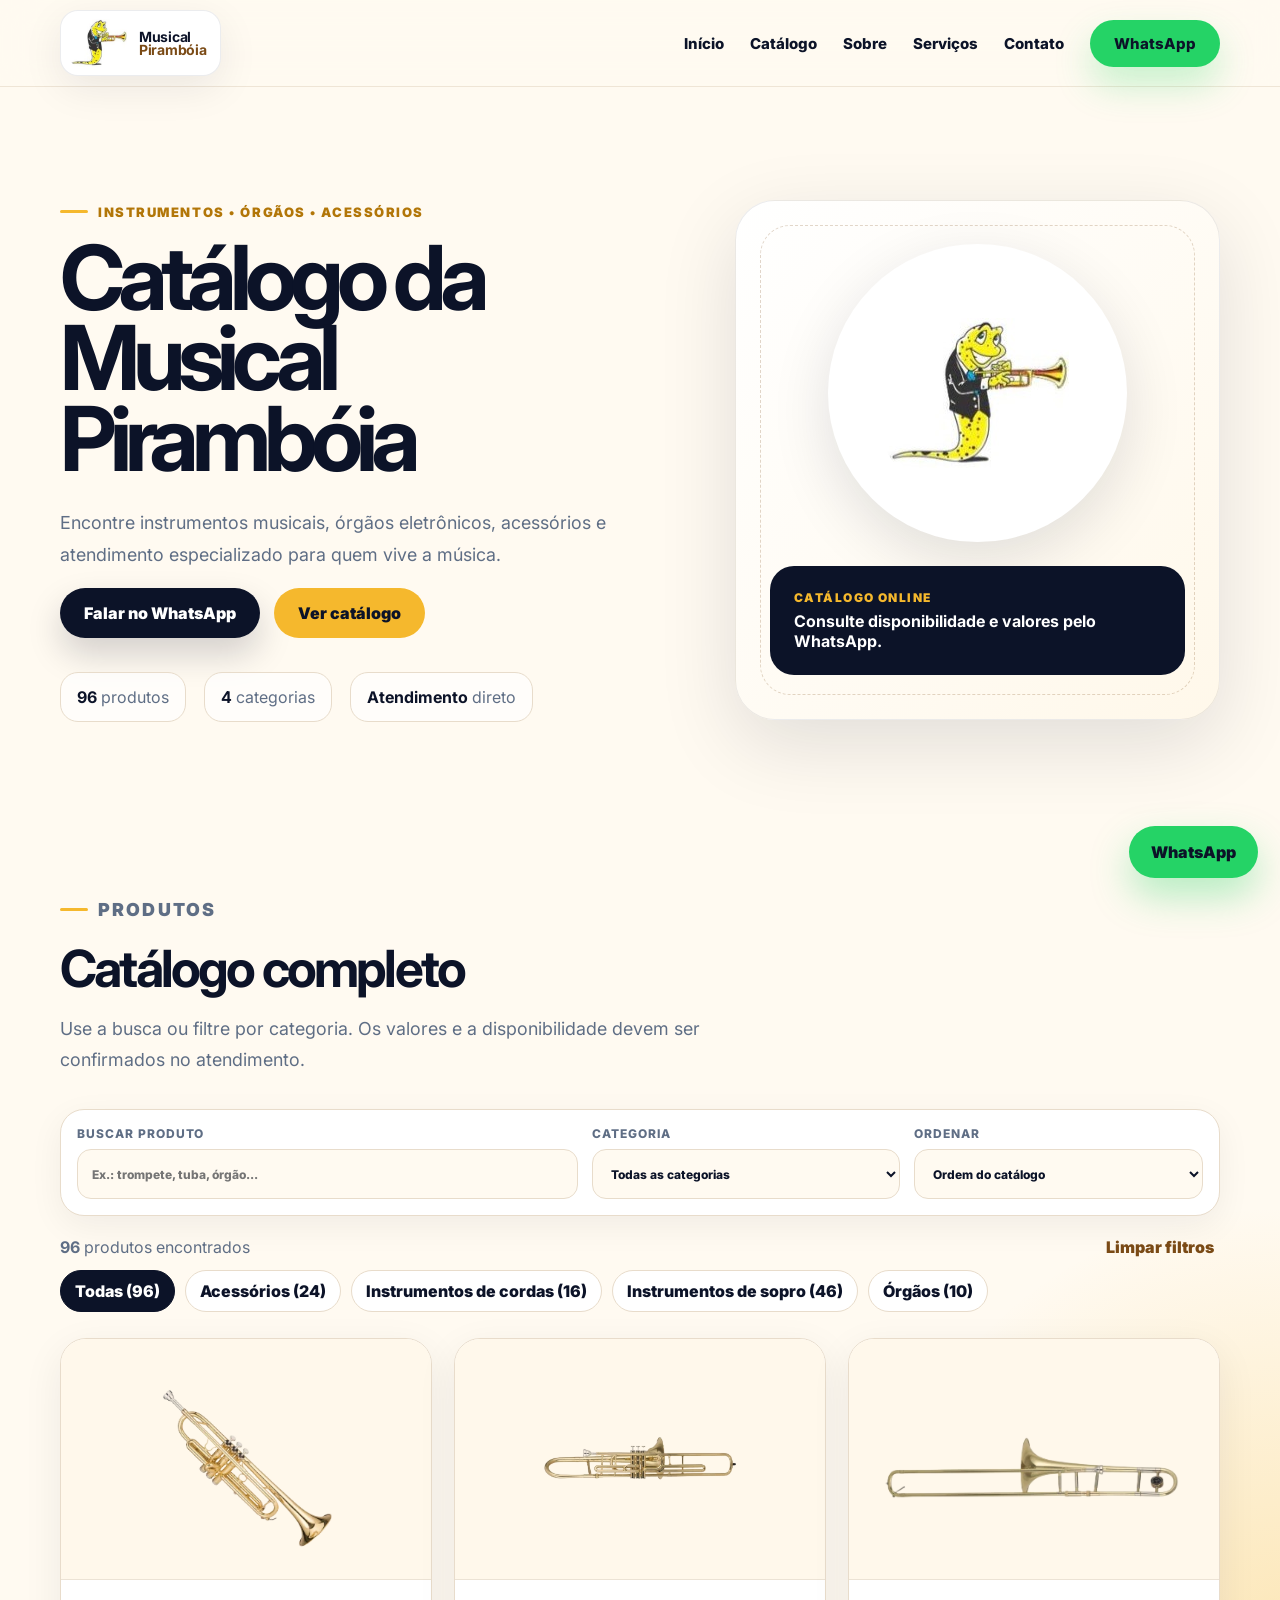
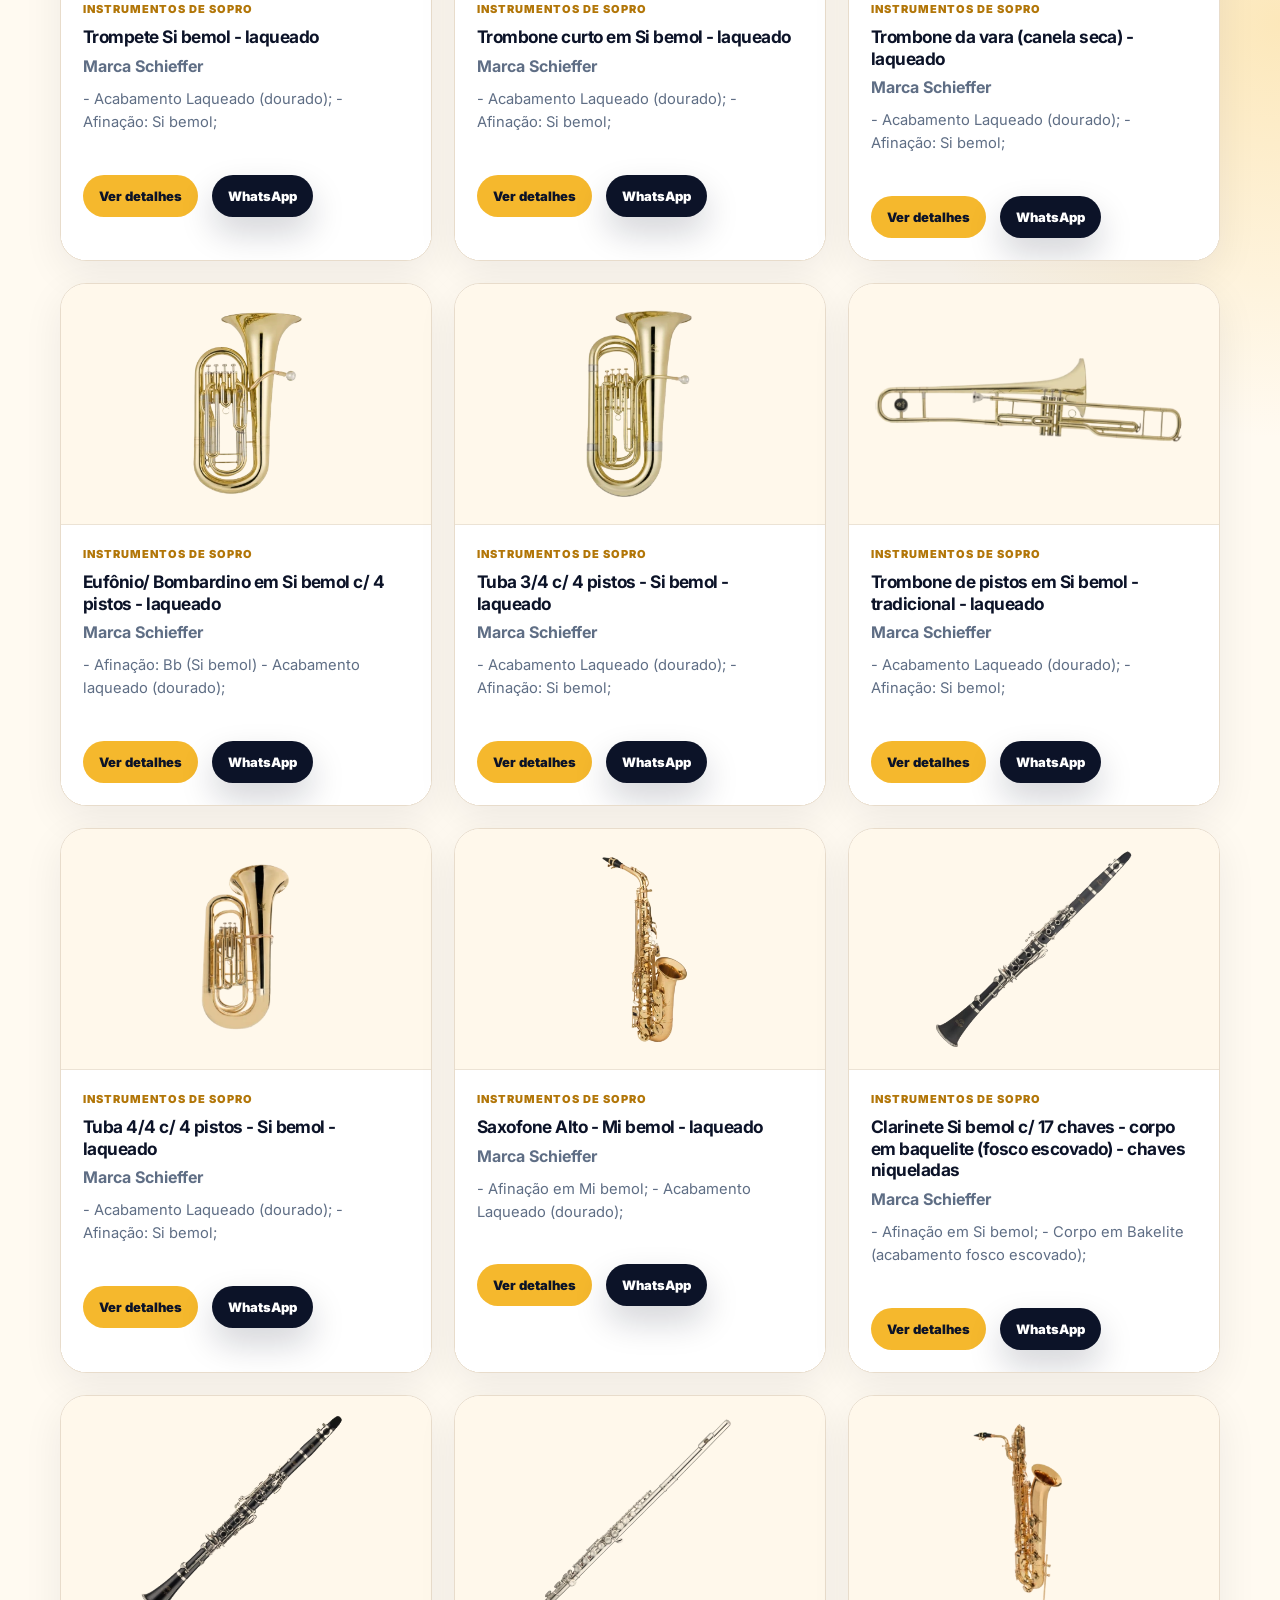
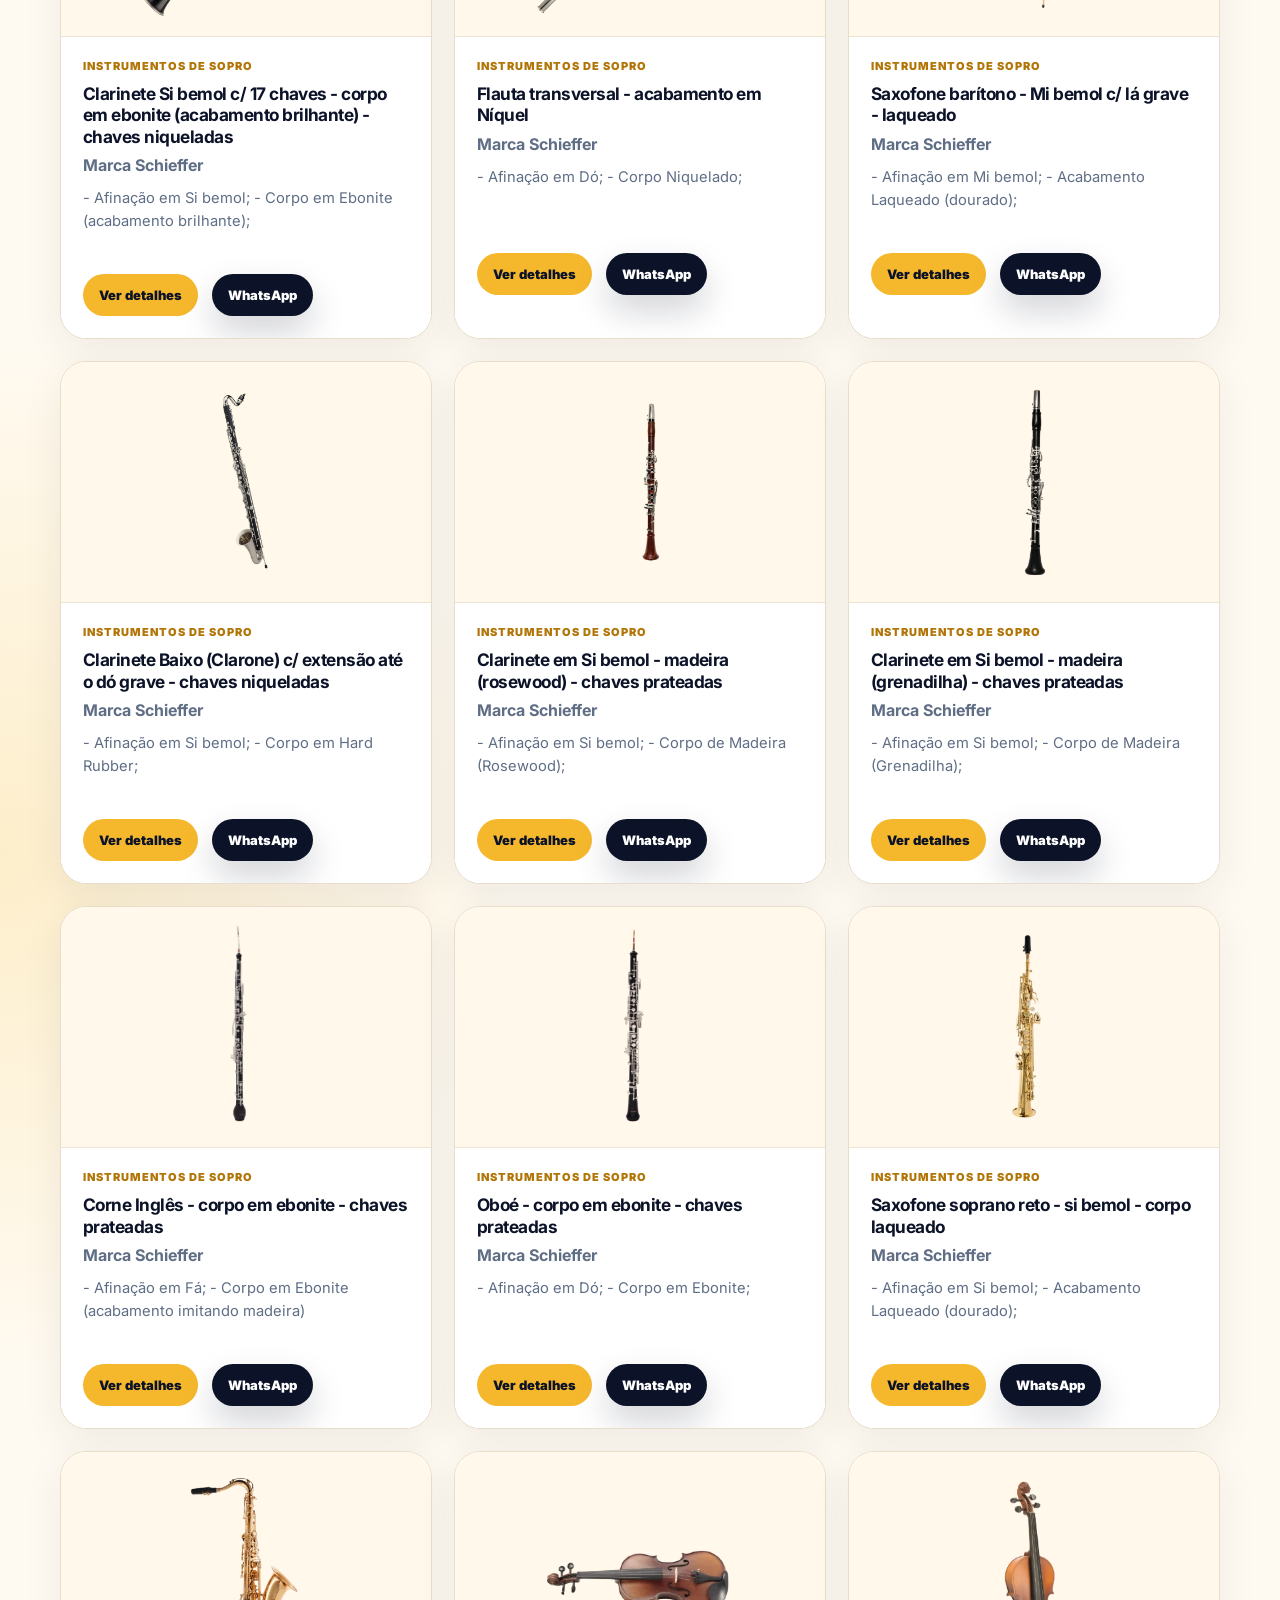
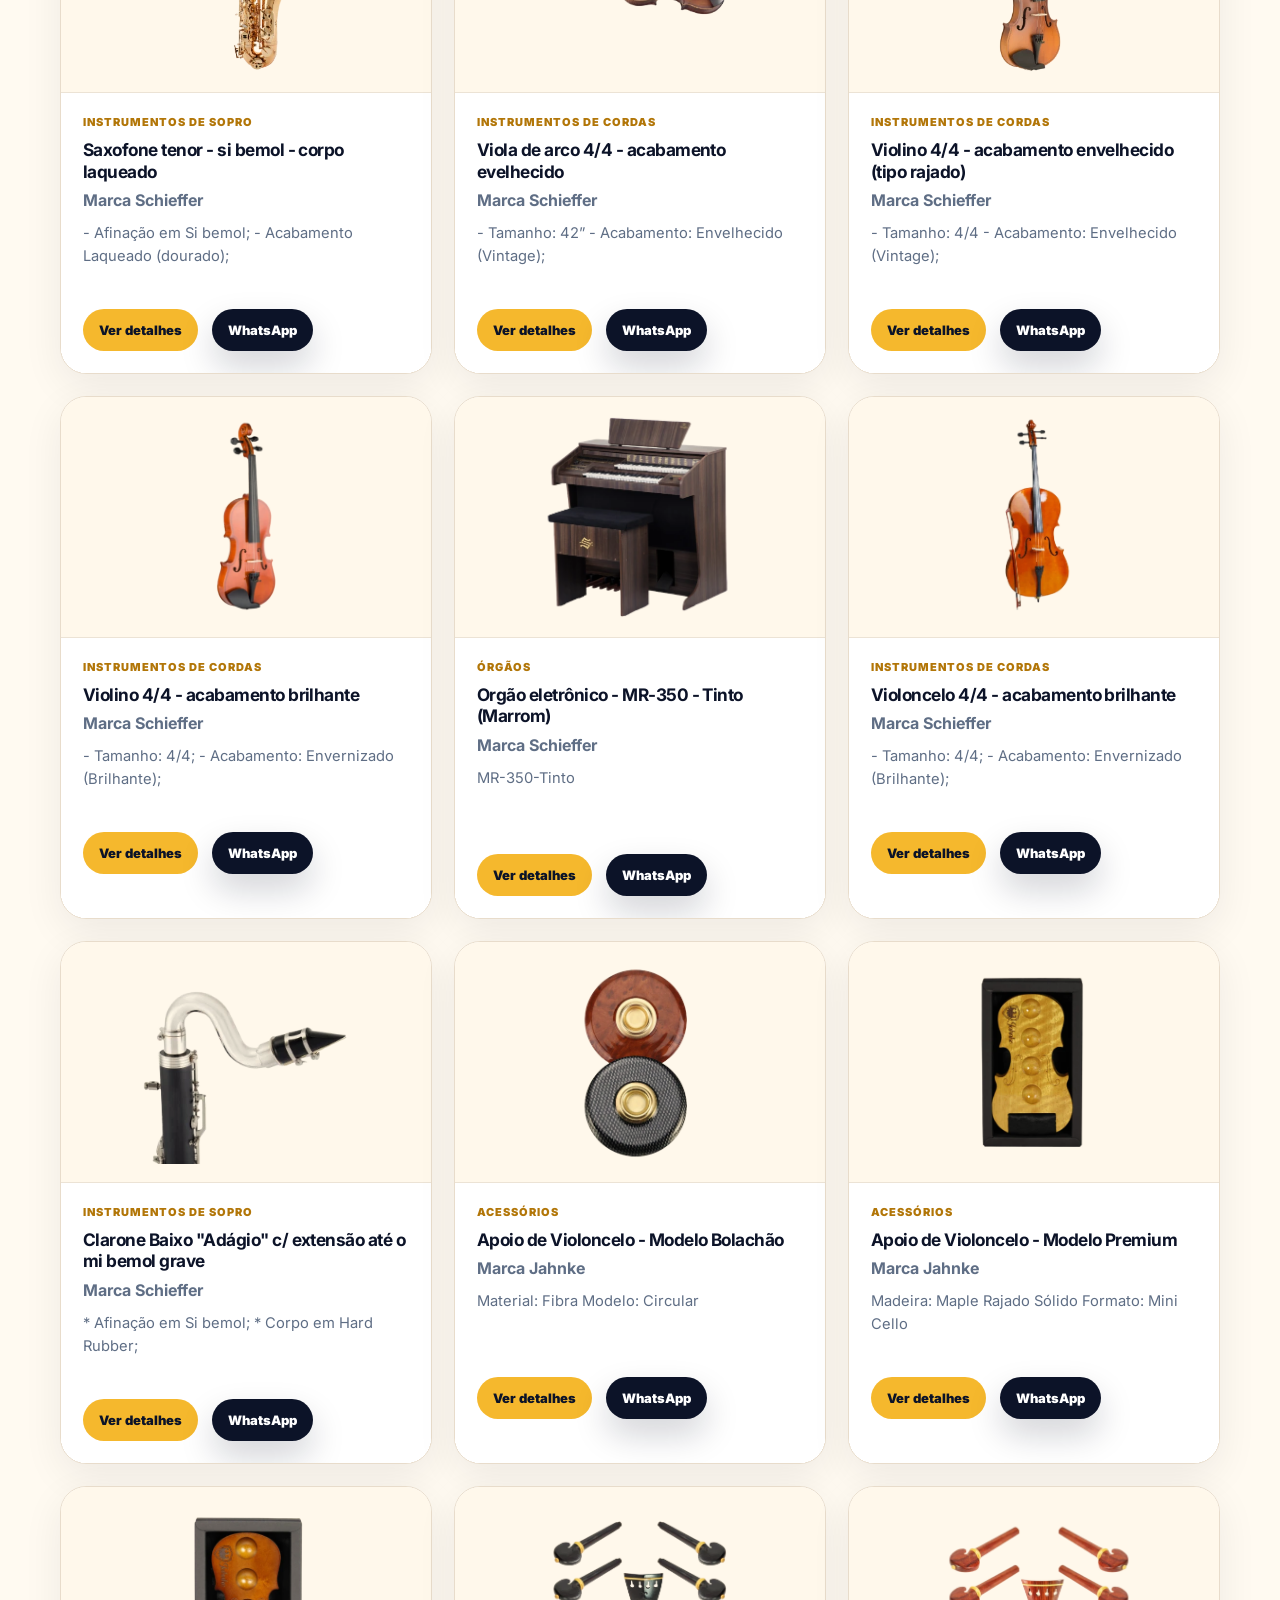
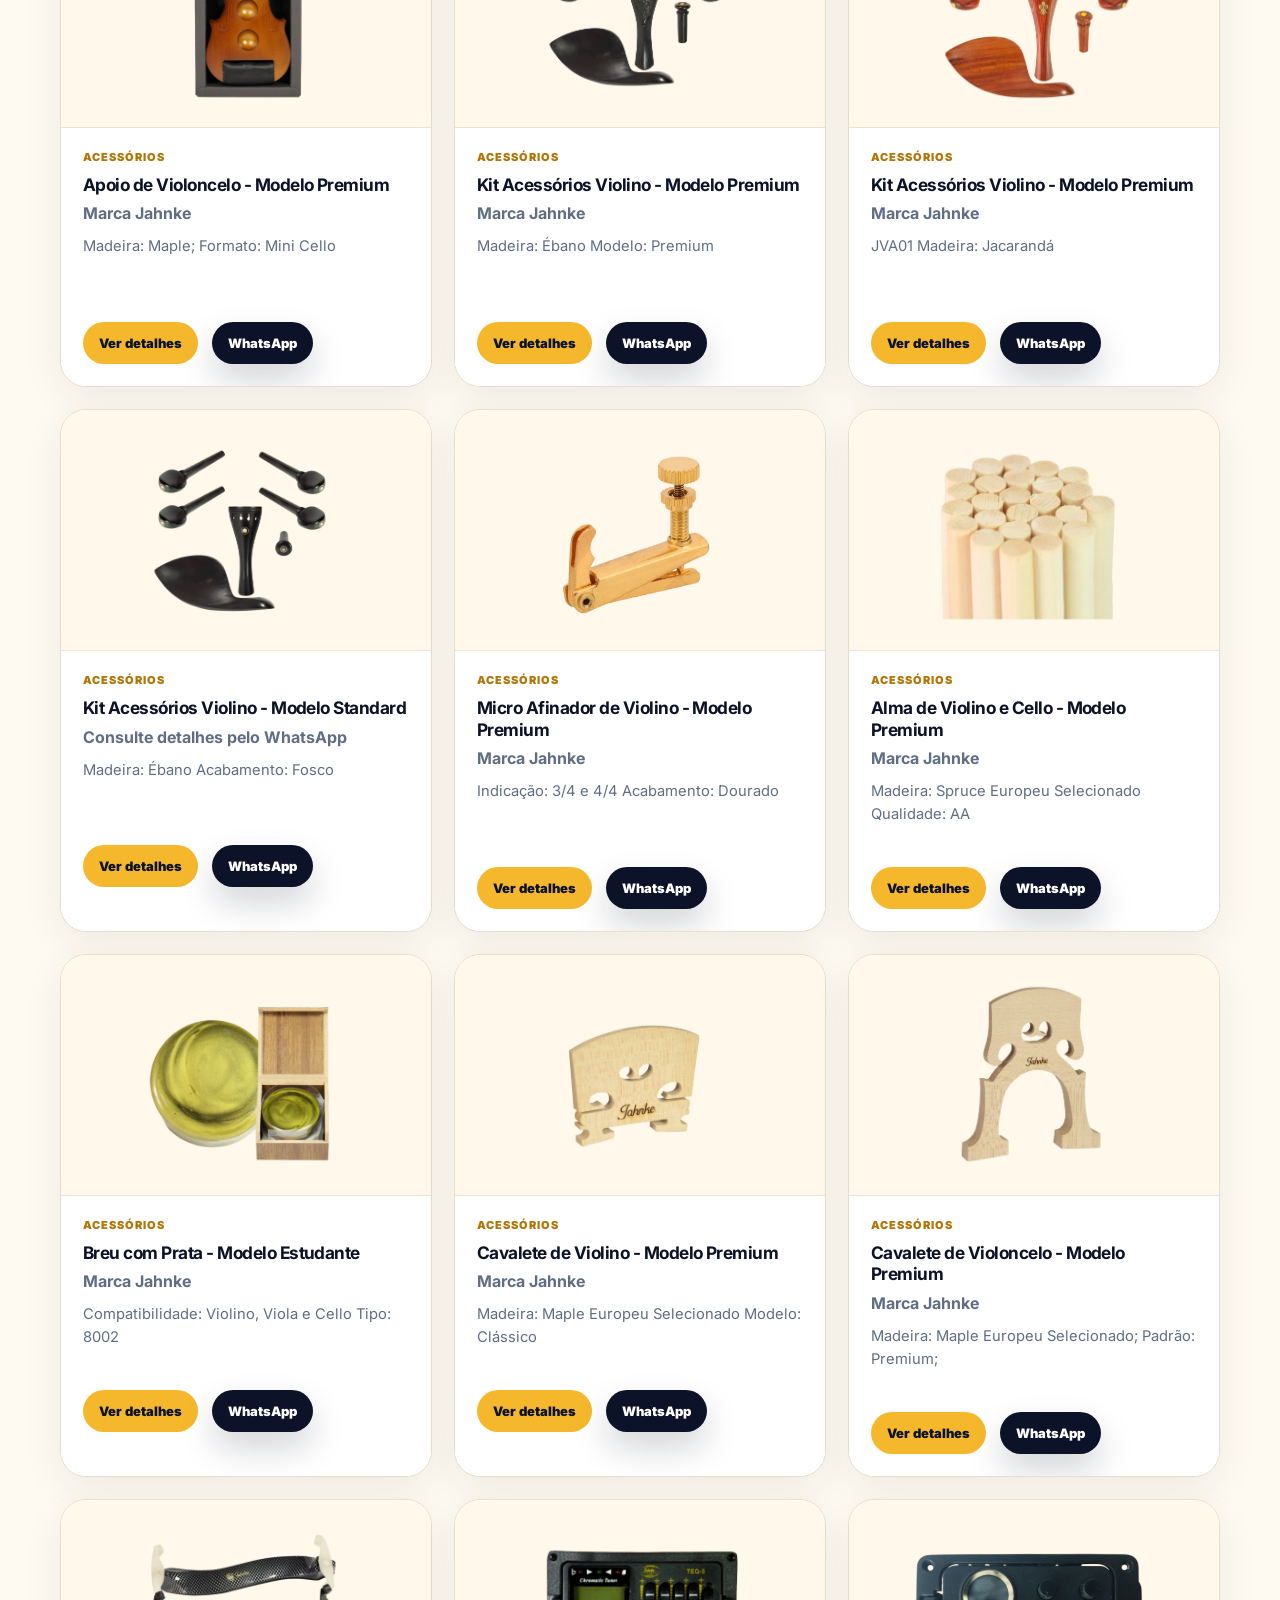
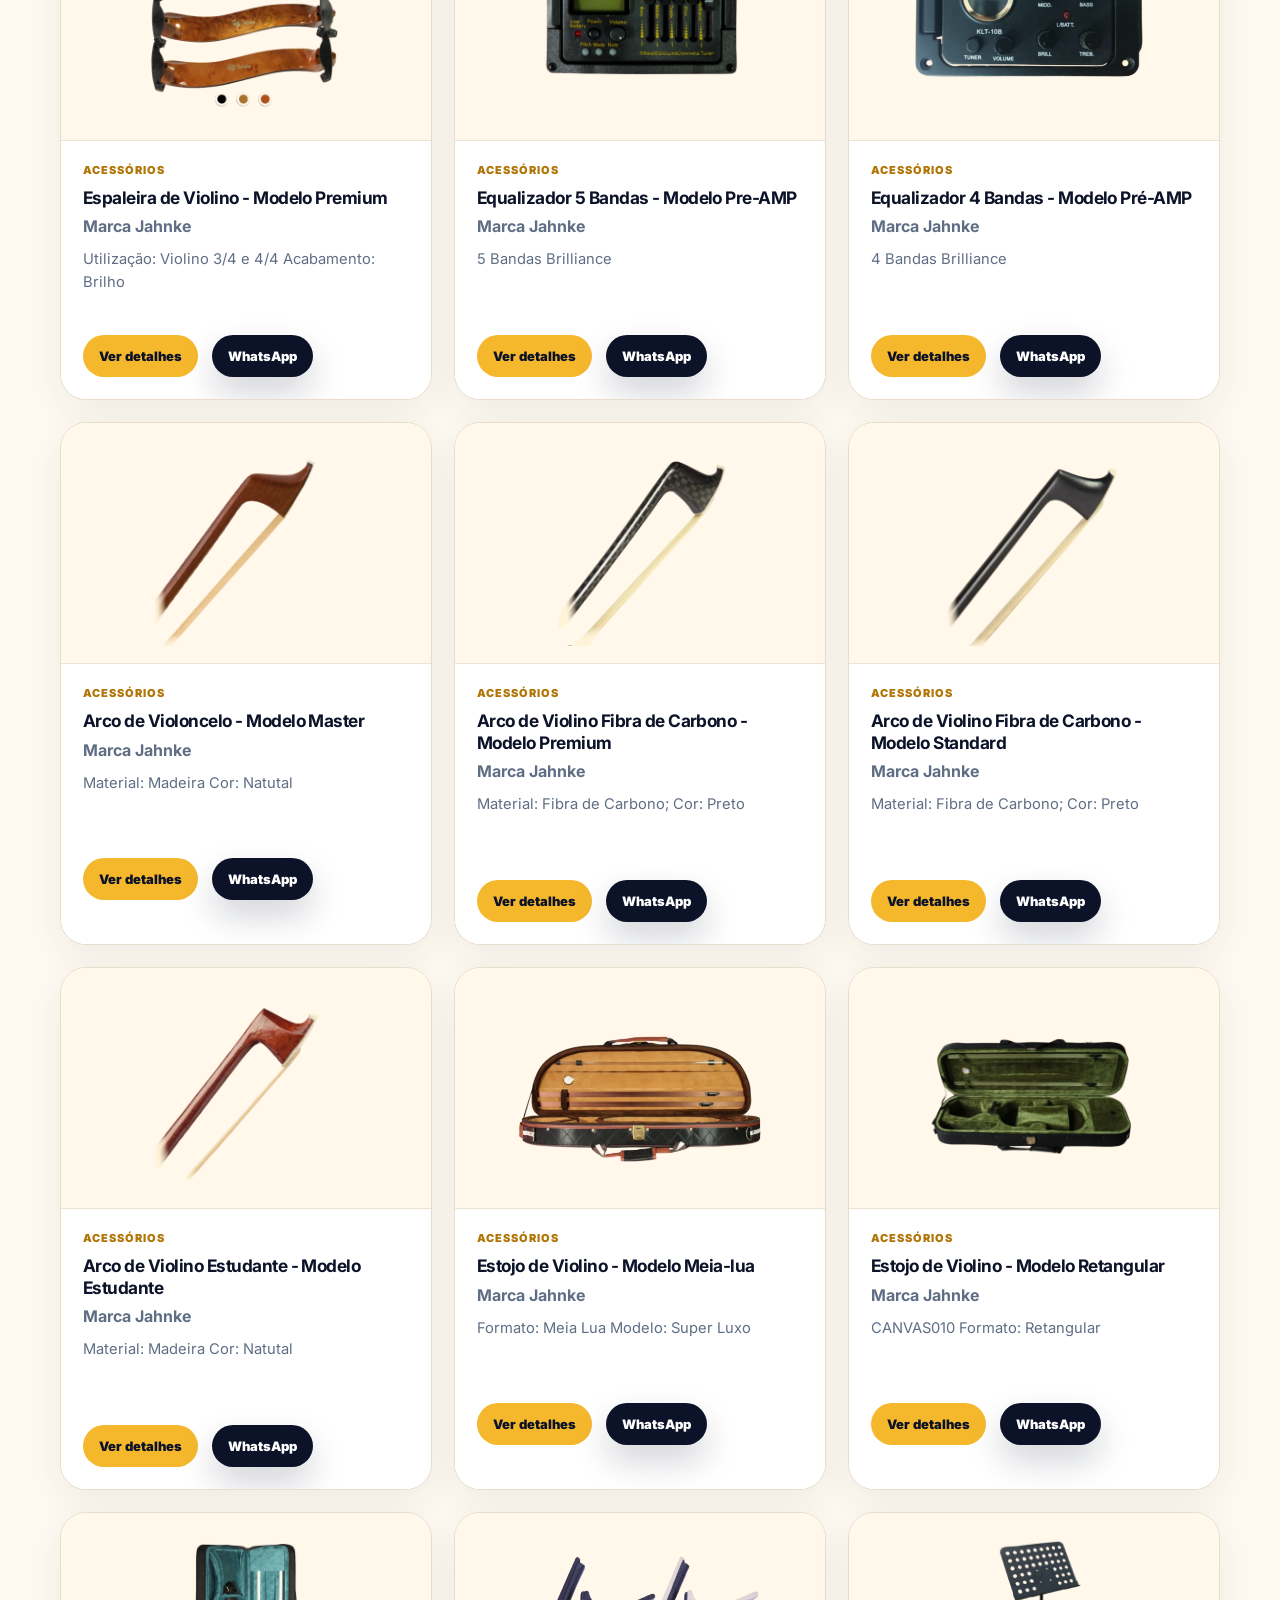
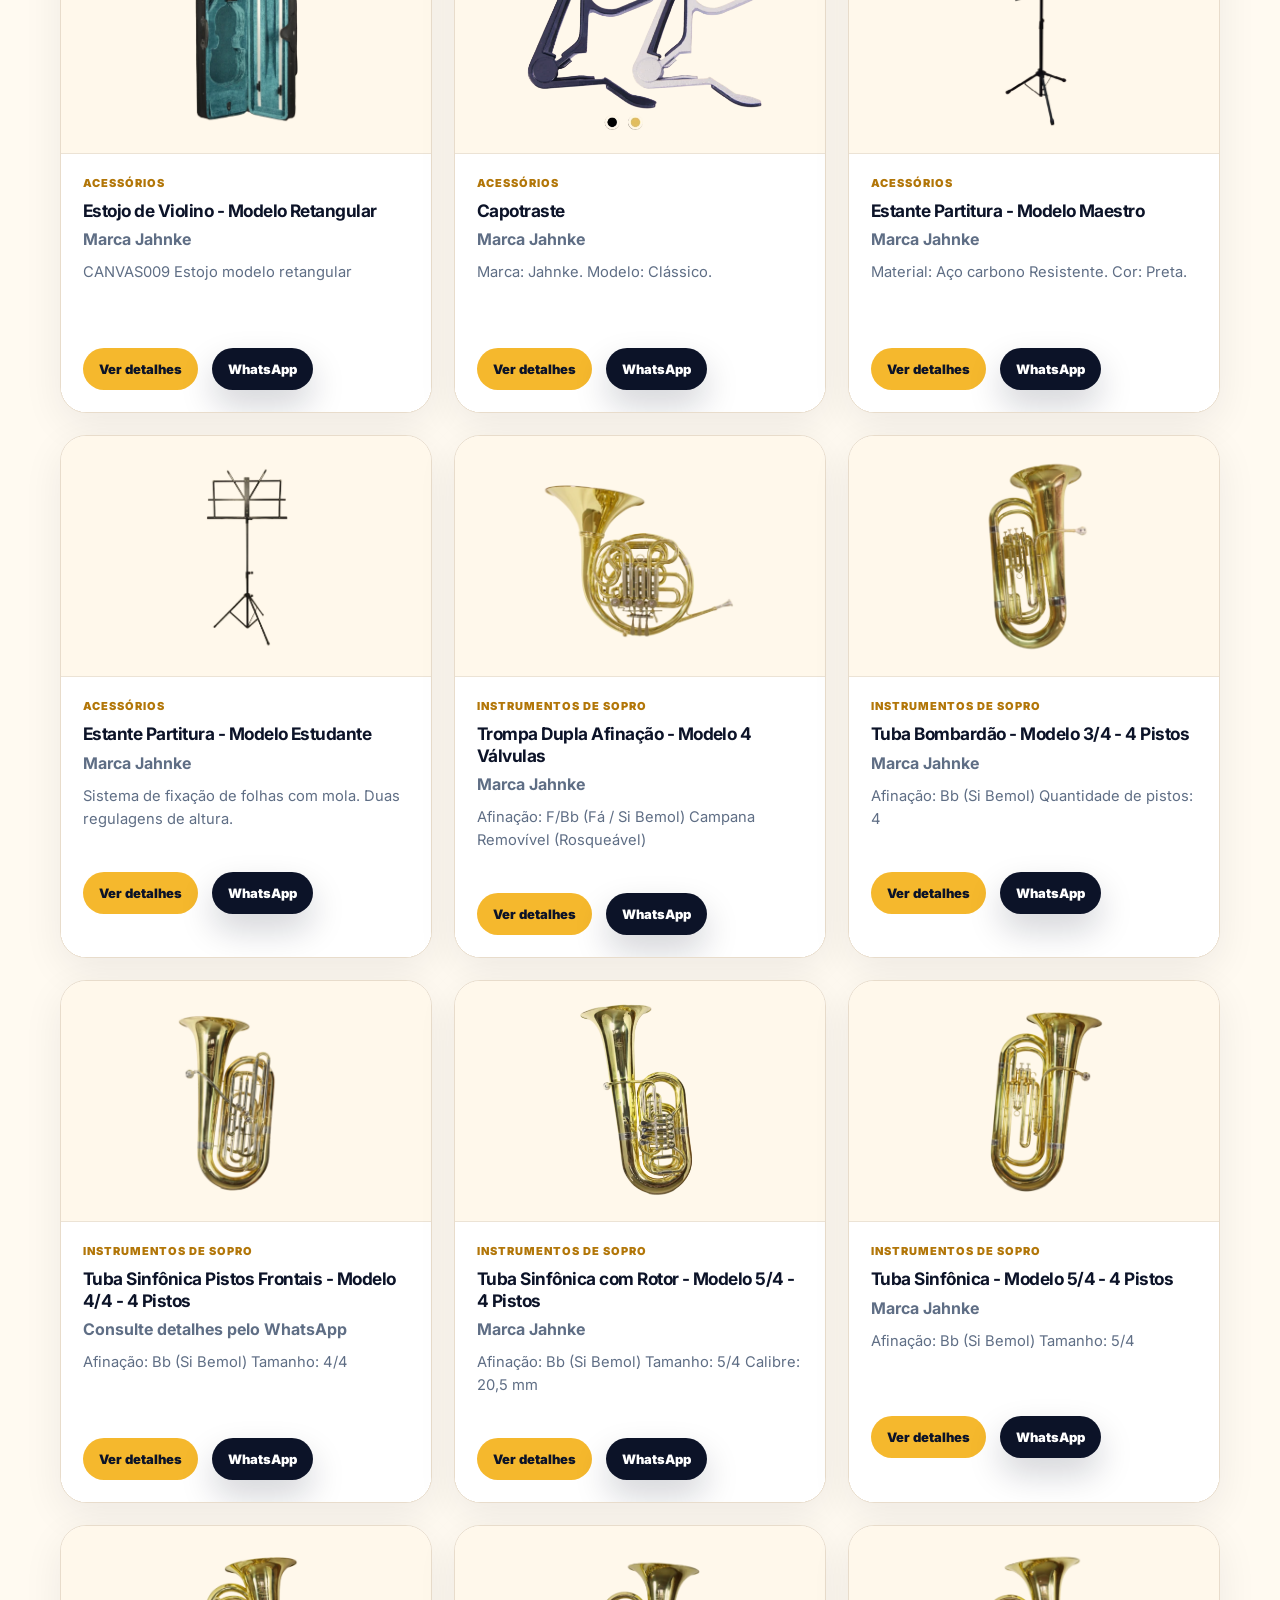
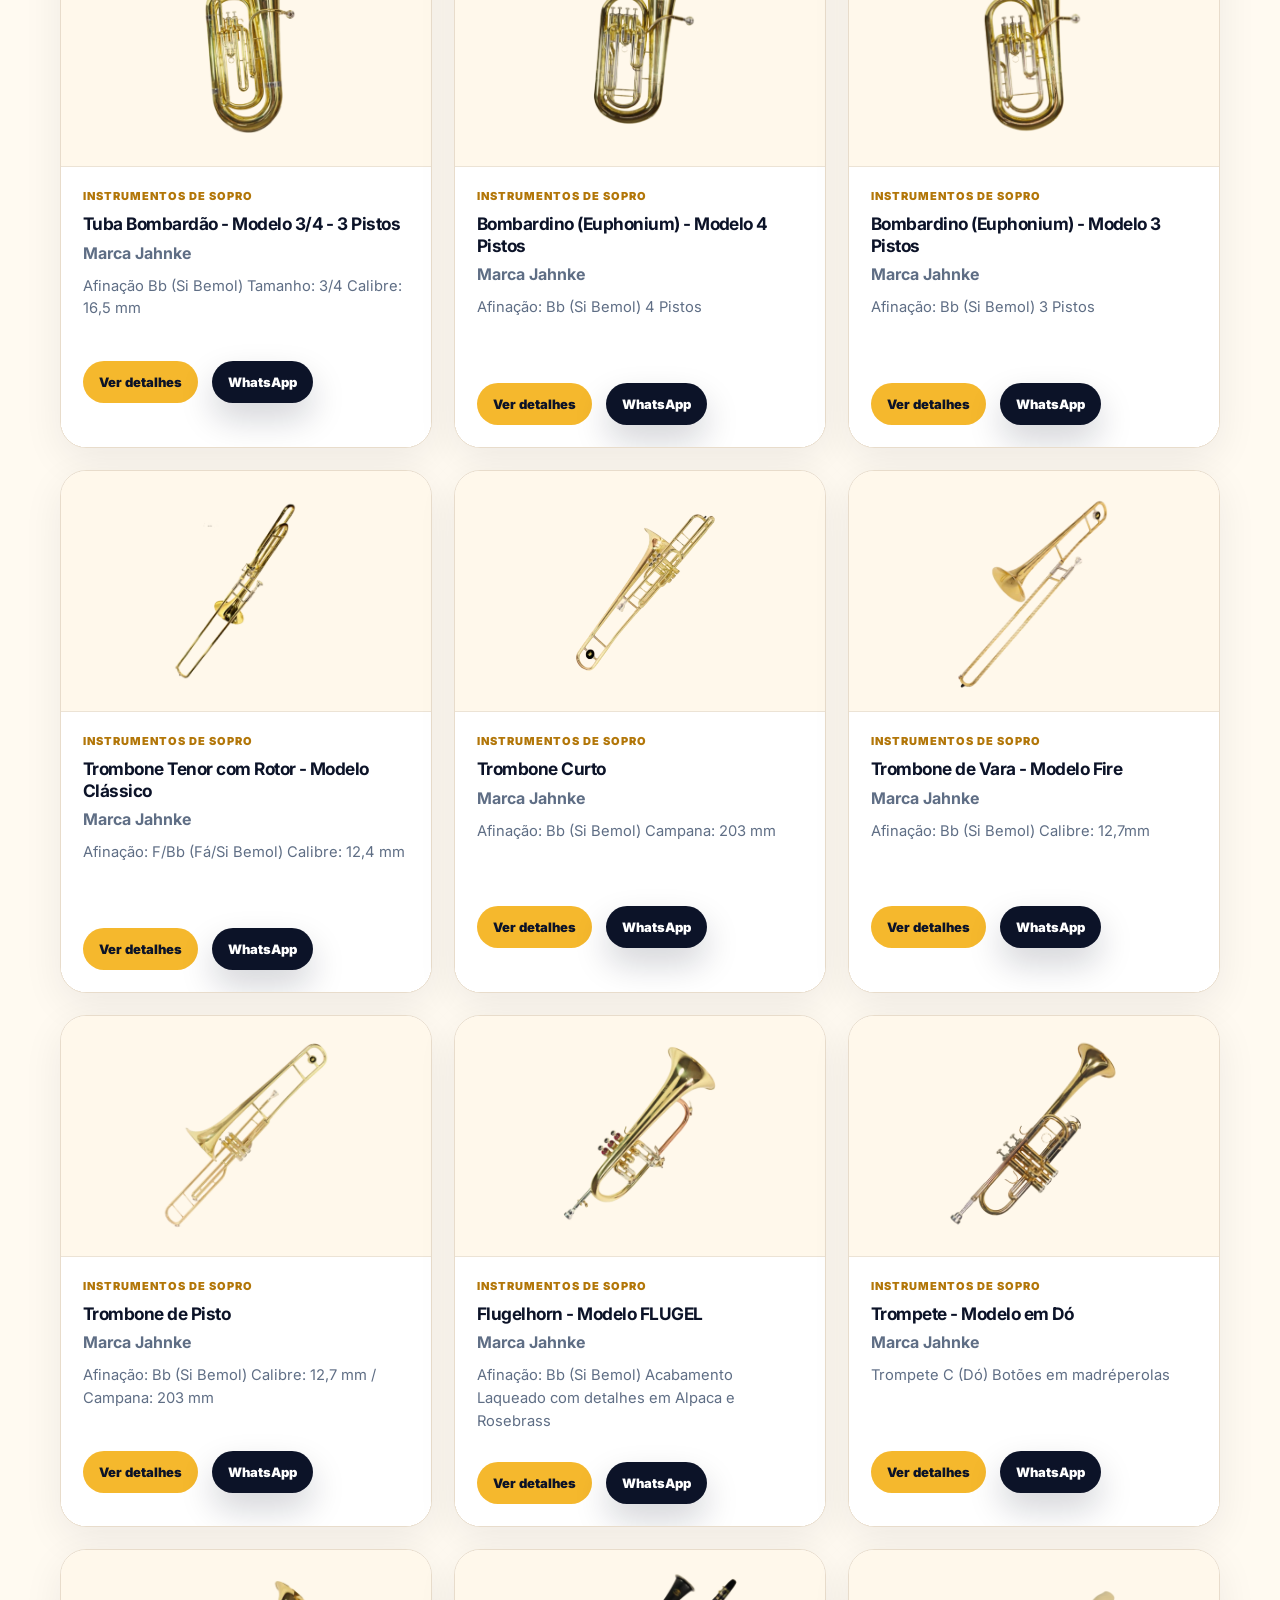
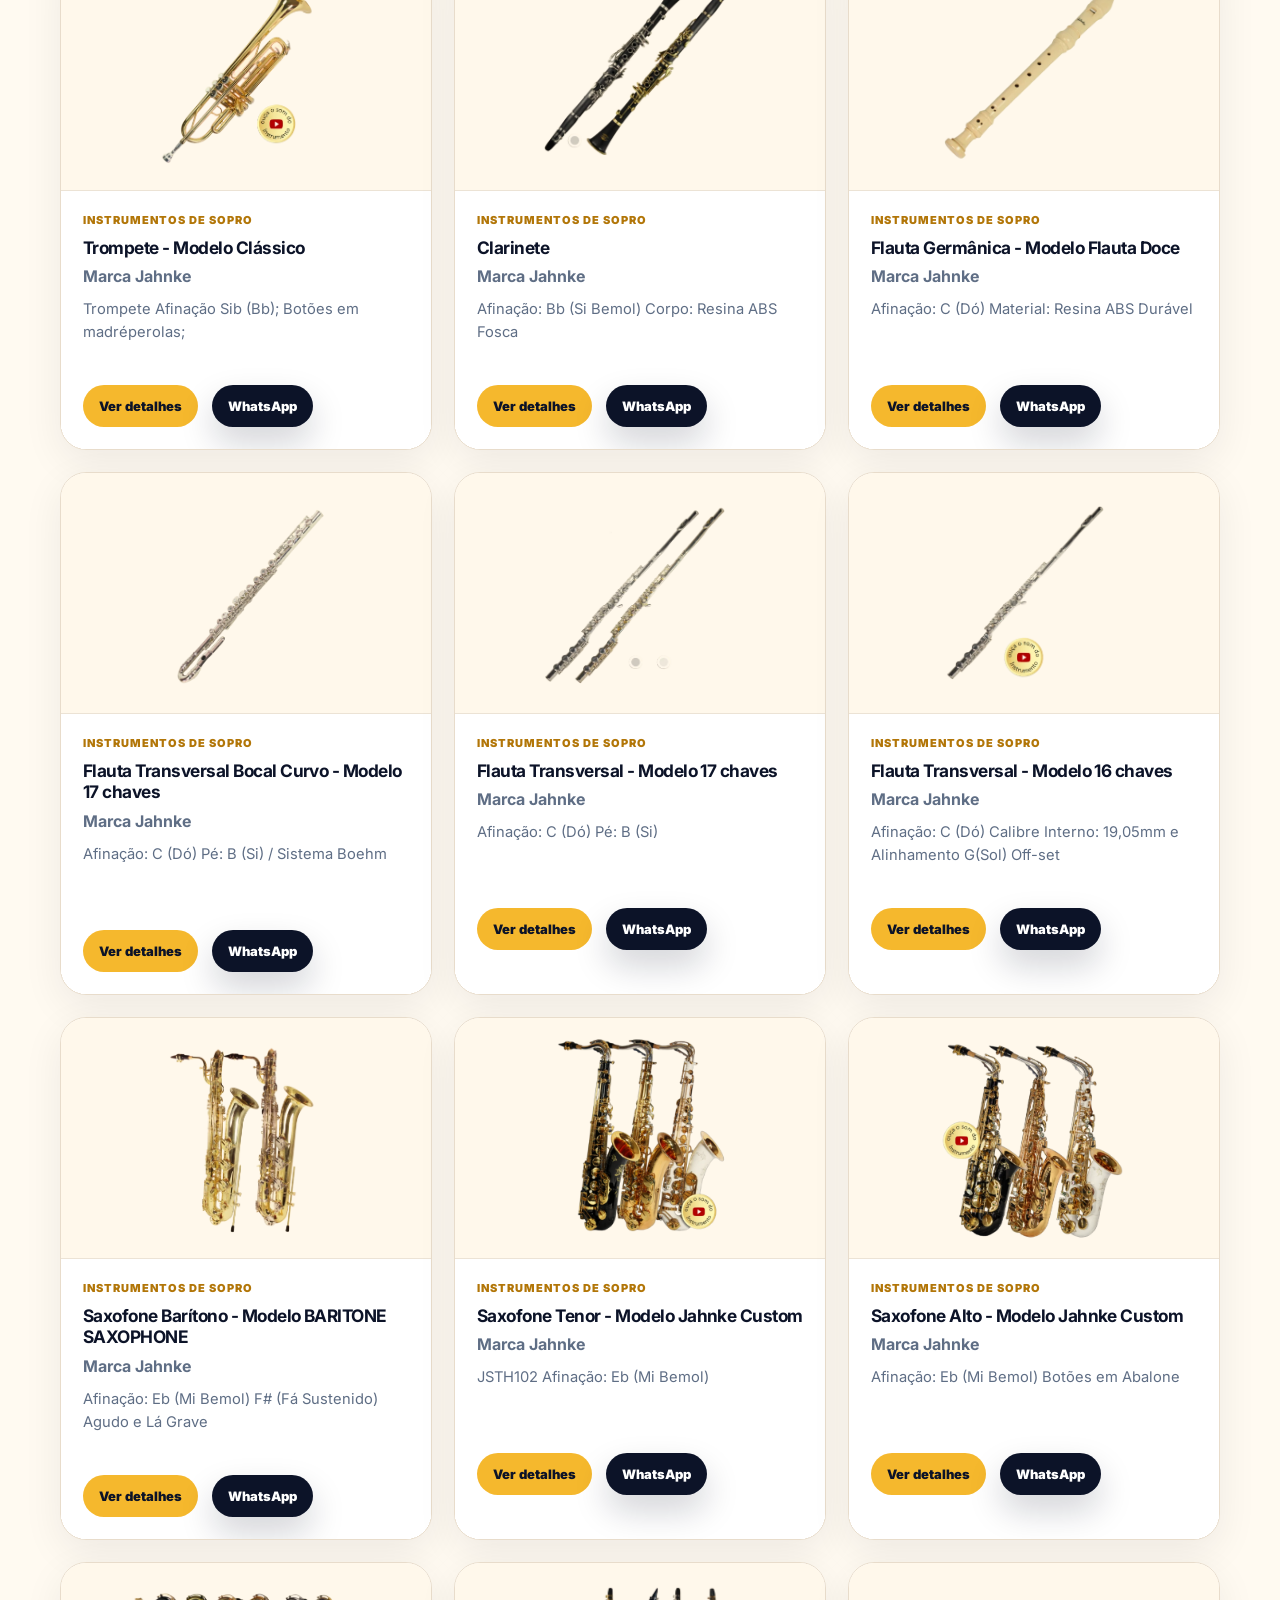
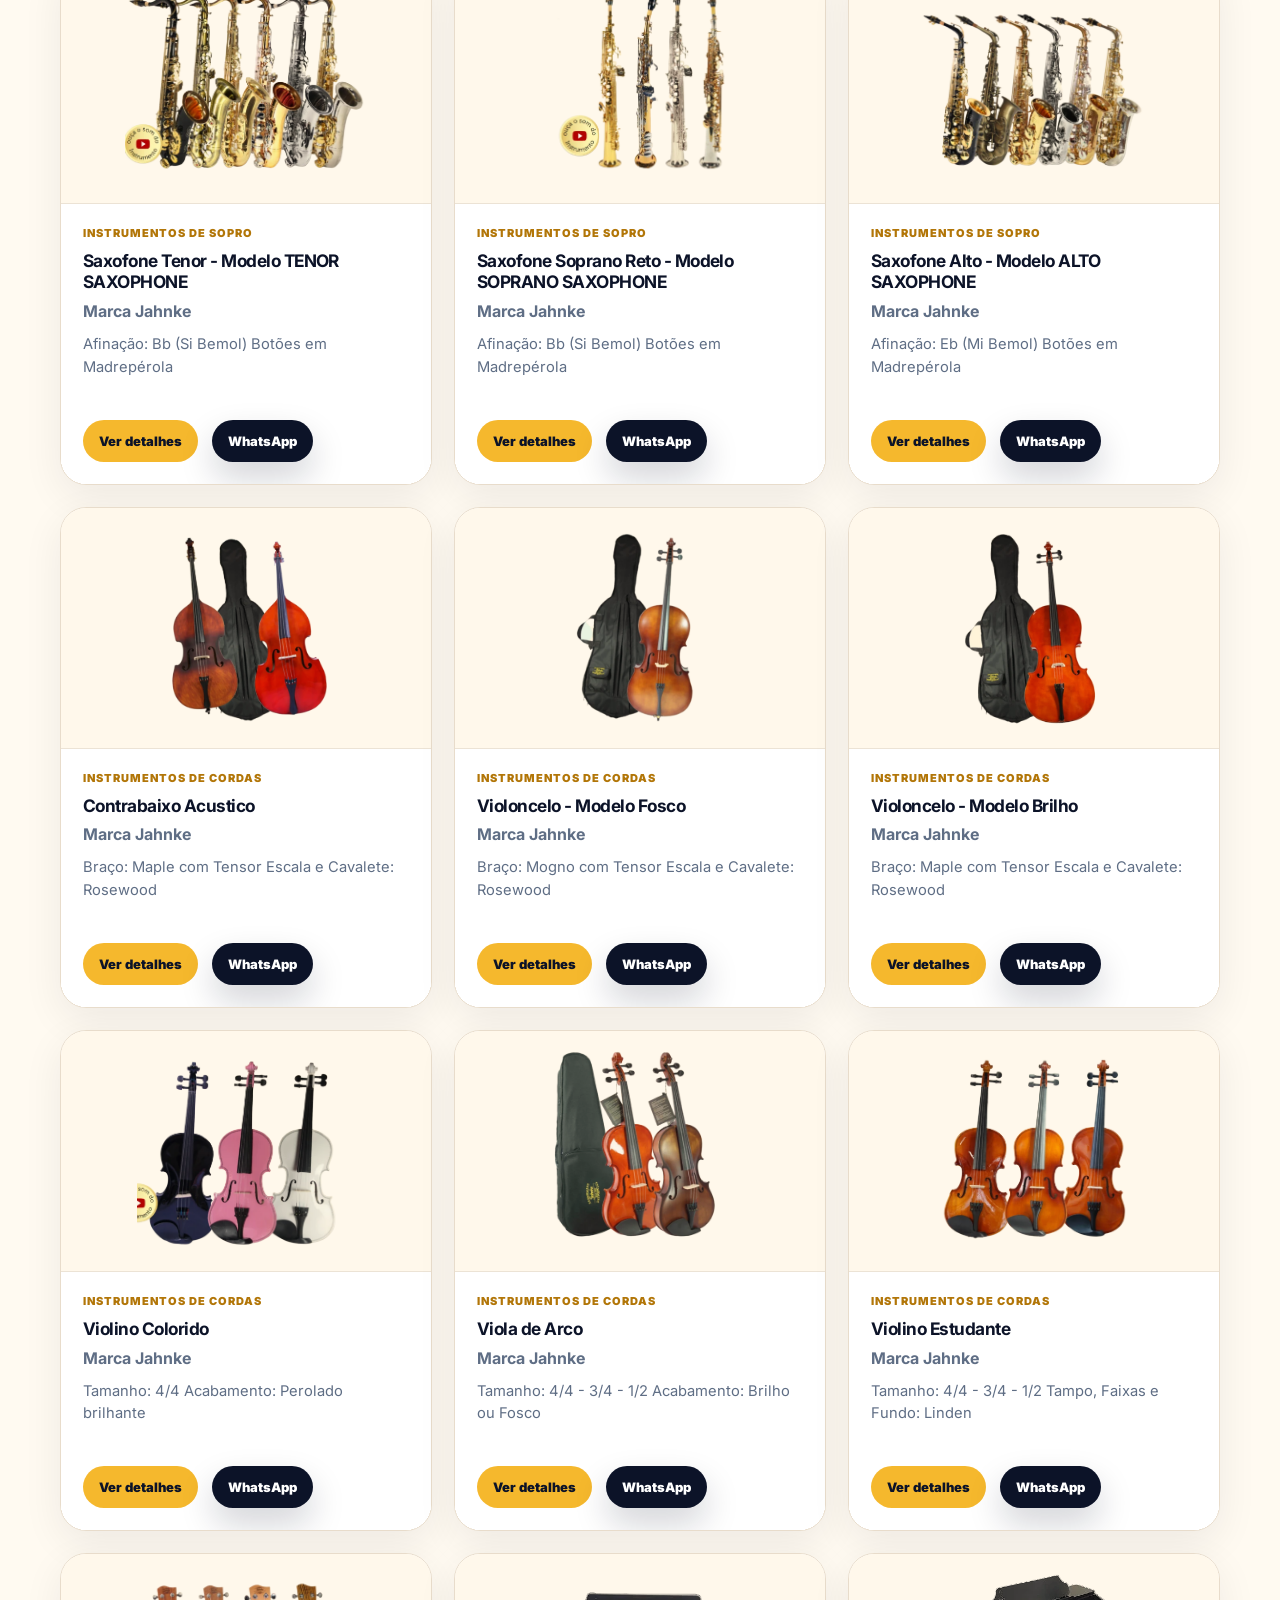
<file: index.html>
<!doctype html>
<html lang="pt-BR">
<head>
  <meta charset="utf-8">
  <meta name="viewport" content="width=device-width, initial-scale=1">
  <title>Musical Pirambóia | Instrumentos musicais em Pirambóia</title>
  <meta name="description" content="Catálogo da Musical Pirambóia: instrumentos de sopro, órgãos, acessórios e atendimento especializado via WhatsApp.">
  <meta name="theme-color" content="#0c1328">
  <meta property="og:title" content="Musical Pirambóia">
  <meta property="og:description" content="Instrumentos musicais, órgãos eletrônicos, acessórios e atendimento especializado em Pirambóia.">
  <meta property="og:type" content="website">
  <meta property="og:url" content="https://musicalpiramboia.com.br/">
  <meta property="og:image" content="https://musicalpiramboia.com.br/assets/logo-musical-piramboia.jpg">
  <link rel="icon" href="assets/favicon.png">
  <link rel="apple-touch-icon" href="assets/apple-touch-icon.png">
  <link rel="preconnect" href="https://cdn.zyrosite.com">
  <link rel="stylesheet" href="style.css">
</head>
<body>
  <a class="skip-link" href="#catalogo">Pular para o catálogo</a>

  <header class="site-header" id="topo">
    <div class="container header-inner">
      <a href="#topo" class="brand" aria-label="Musical Pirambóia">
        <img src="assets/logo-musical-piramboia.jpg" alt="Logo Musical Pirambóia">
        <span>
          <strong>Musical</strong>
          <b>Pirambóia</b>
        </span>
      </a>

      <button class="menu-button" type="button" aria-label="Abrir menu" aria-expanded="false">
        <span></span><span></span><span></span>
      </button>

      <nav class="nav-menu" aria-label="Menu principal">
        <a href="#inicio">Início</a>
        <a href="#catalogo">Catálogo</a>
        <a href="#sobre">Sobre</a>
        <a href="#servicos">Serviços</a>
        <a href="#contato">Contato</a>
        <a class="nav-whatsapp" href="https://wa.me/5514981105058" target="_blank" rel="noopener">WhatsApp</a>
      </nav>
    </div>
  </header>

  <main>
    <section class="hero section" id="inicio">
      <div class="container hero-grid">
        <div class="hero-copy">
          <p class="eyebrow">Instrumentos • Órgãos • Acessórios</p>
          <h1>Catálogo da Musical Pirambóia</h1>
          <p class="lead">Encontre instrumentos musicais, órgãos eletrônicos, acessórios e atendimento especializado para quem vive a música.</p>
          <div class="hero-actions">
            <a class="btn btn-primary" href="https://wa.me/5514981105058?text=Olá!%20Vim%20pelo%20site%20da%20Musical%20Pirambóia." target="_blank" rel="noopener">Falar no WhatsApp</a>
            <a class="btn btn-secondary" href="#catalogo">Ver catálogo</a>
          </div>
          <div class="hero-stats" aria-label="Resumo do catálogo">
            <span><strong>96</strong> produtos</span>
            <span><strong>4</strong> categorias</span>
            <span><strong>Atendimento</strong> direto</span>
          </div>
        </div>

        <div class="hero-card" aria-hidden="true">
          <div class="logo-spotlight">
            <img src="assets/logo-musical-piramboia.jpg" alt="">
          </div>
          <div class="hero-note">
            <span>Catálogo online</span>
            <strong>Consulte disponibilidade e valores pelo WhatsApp.</strong>
          </div>
        </div>
      </div>
    </section>

    <section class="section catalog-section" id="catalogo">
      <div class="container">
        <div class="section-heading">
          <p class="eyebrow">Produtos</p>
          <h2>Catálogo completo</h2>
          <p>Use a busca ou filtre por categoria. Os valores e a disponibilidade devem ser confirmados no atendimento.</p>
        </div>

        <div class="catalog-toolbar" aria-label="Filtros do catálogo">
          <label class="search-field">
            <span>Buscar produto</span>
            <input id="productSearch" type="search" placeholder="Ex.: trompete, tuba, órgão..." autocomplete="off">
          </label>

          <label class="select-field">
            <span>Categoria</span>
            <select id="categoryFilter">
              <option value="todos">Todas as categorias</option>
            </select>
          </label>

          <label class="select-field">
            <span>Ordenar</span>
            <select id="sortFilter">
              <option value="original">Ordem do catálogo</option>
              <option value="az">Nome A-Z</option>
              <option value="za">Nome Z-A</option>
            </select>
          </label>
        </div>

        <div class="catalog-summary">
          <p><strong id="productCount">0</strong> produtos encontrados</p>
          <button class="text-button" type="button" id="clearFilters">Limpar filtros</button>
        </div>

        <div class="category-pills" id="categoryPills" aria-label="Categorias rápidas"></div>

        <div class="product-grid" id="productGrid" aria-live="polite"></div>
      </div>
    </section>

    <section class="section about-section" id="sobre">
      <div class="container two-columns">
        <div>
          <p class="eyebrow">Sobre</p>
          <h2>Atendimento especializado para músicos, igrejas, bandas e estudantes.</h2>
        </div>
        <div class="content-card">
          <p>A Musical Pirambóia trabalha com instrumentos musicais, órgãos eletrônicos e acessórios. Este site funciona como catálogo: escolha o produto, confira as informações principais e envie uma mensagem direta pelo WhatsApp para consultar preço, estoque e forma de entrega.</p>
          <p>As descrições e imagens foram organizadas para facilitar a consulta dos produtos já cadastrados na loja.</p>
        </div>
      </div>
    </section>

    <section class="section services-section" id="servicos">
      <div class="container">
        <div class="section-heading">
          <p class="eyebrow">Serviços</p>
          <h2>Como podemos atender</h2>
        </div>
        <div class="service-grid">
          <article>
            <span>01</span>
            <h3>Venda de instrumentos</h3>
            <p>Instrumentos de sopro, cordas, órgãos eletrônicos e acessórios para diferentes perfis de músicos.</p>
          </article>
          <article>
            <span>02</span>
            <h3>Consulta pelo WhatsApp</h3>
            <p>Envie o produto de interesse e receba orientação sobre disponibilidade, valores e condições.</p>
          </article>
          <article>
            <span>03</span>
            <h3>Atendimento próximo</h3>
            <p>Suporte para quem precisa escolher o instrumento adequado para estudo, apresentação ou uso em congregações.</p>
          </article>
        </div>
      </div>
    </section>

    <section class="section contact-section" id="contato">
      <div class="container contact-card">
        <div>
          <p class="eyebrow">Contato</p>
          <h2>Fale com a Musical Pirambóia</h2>
          <p>Para consultar preço, estoque ou detalhes de um produto, chame pelo WhatsApp.</p>
        </div>
        <div class="contact-actions">
          <a class="btn btn-primary" href="https://wa.me/5514981105058?text=Olá!%20Gostaria%20de%20consultar%20um%20produto%20do%20catálogo." target="_blank" rel="noopener">Chamar no WhatsApp</a>
          <a class="btn btn-outline" href="mailto:musicalpiramboia@gmail.com">musicalpiramboia@gmail.com</a>
        </div>
      </div>
    </section>
  </main>

  <button class="floating-whatsapp" type="button" id="floatingWhatsapp" aria-label="Falar pelo WhatsApp">WhatsApp</button>

  <div class="modal-backdrop" id="productModal" hidden>
    <div class="modal" role="dialog" aria-modal="true" aria-labelledby="modalTitle">
      <button class="modal-close" type="button" id="modalClose" aria-label="Fechar">×</button>
      <div class="modal-grid">
        <div class="modal-gallery">
          <img id="modalImage" src="assets/produto-placeholder.svg" alt="">
          <div class="modal-thumbs" id="modalThumbs"></div>
        </div>
        <div class="modal-content">
          <p class="product-category" id="modalCategory"></p>
          <h2 id="modalTitle"></h2>
          <p class="product-subtitle" id="modalSubtitle"></p>
          <div id="modalDescription" class="description-list"></div>
          <div class="modal-actions">
            <a class="btn btn-primary" id="modalWhatsapp" href="#" target="_blank" rel="noopener">Consultar no WhatsApp</a>
            <button class="btn btn-outline" type="button" id="copyProduct">Copiar nome</button>
          </div>
        </div>
      </div>
    </div>
  </div>

  <template id="productCardTemplate">
    <article class="product-card">
      <button class="product-image-button" type="button">
        <img class="product-image" loading="lazy" alt="">
      </button>
      <div class="product-card-body">
        <p class="product-category"></p>
        <h3></h3>
        <p class="product-subtitle"></p>
        <p class="product-description-preview"></p>
        <div class="product-actions">
          <button class="btn btn-small btn-secondary details-button" type="button">Ver detalhes</button>
          <a class="btn btn-small btn-primary whatsapp-button" target="_blank" rel="noopener">WhatsApp</a>
        </div>
      </div>
    </article>
  </template>

  <script src="products-data.js"></script>
  <script src="script.js"></script>
</body>
</html>
</file>
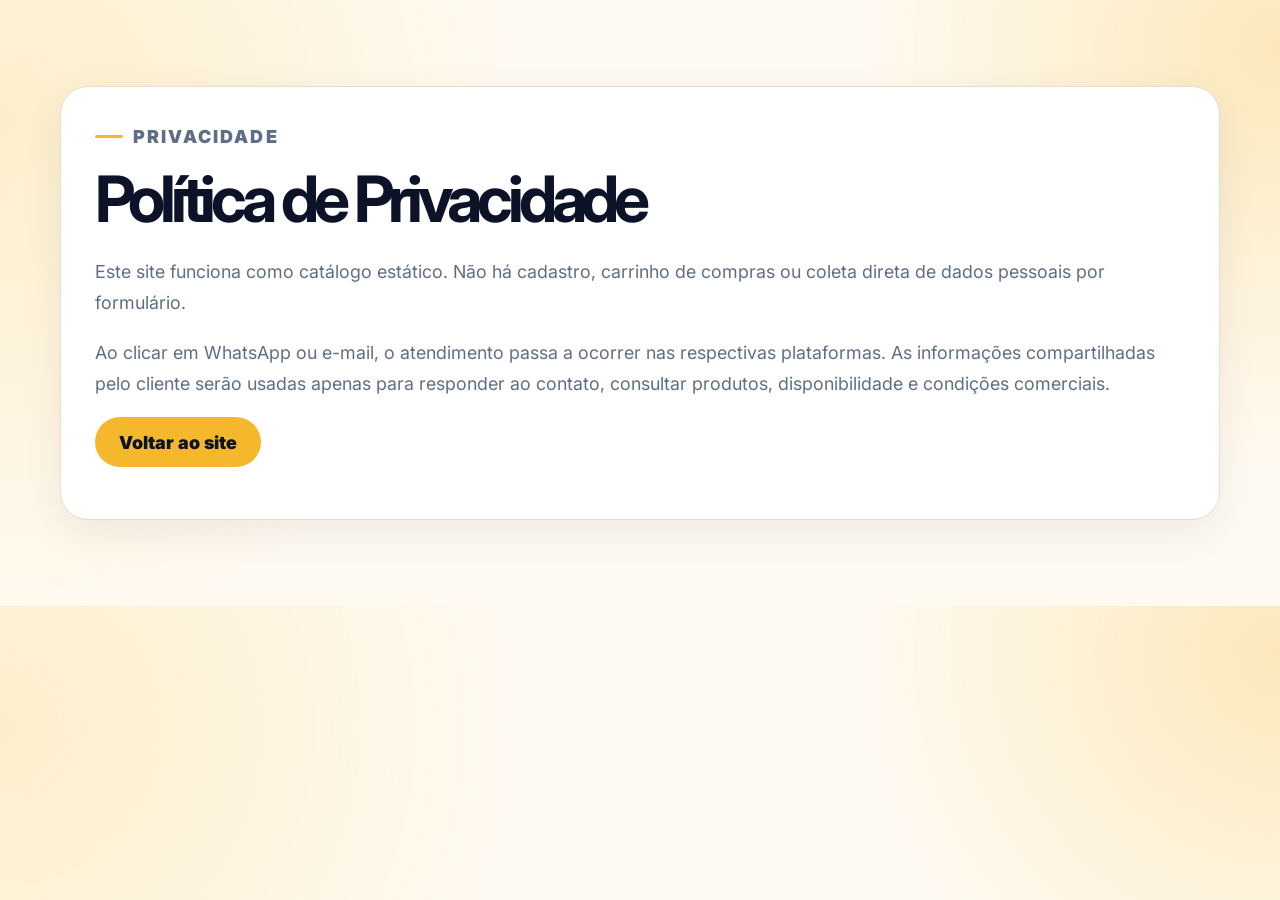
<file: politica-de-privacidade.html>
<!doctype html>
<html lang="pt-BR">
<head>
  <meta charset="utf-8">
  <meta name="viewport" content="width=device-width, initial-scale=1">
  <title>Política de Privacidade | Musical Pirambóia</title>
  <link rel="stylesheet" href="style.css">
  <link rel="icon" href="assets/favicon.png">
</head>
<body>
  <main class="section">
    <div class="container content-card">
      <p class="eyebrow">Privacidade</p>
      <h1 style="font-size:clamp(2.5rem,6vw,4rem)">Política de Privacidade</h1>
      <p>Este site funciona como catálogo estático. Não há cadastro, carrinho de compras ou coleta direta de dados pessoais por formulário.</p>
      <p>Ao clicar em WhatsApp ou e-mail, o atendimento passa a ocorrer nas respectivas plataformas. As informações compartilhadas pelo cliente serão usadas apenas para responder ao contato, consultar produtos, disponibilidade e condições comerciais.</p>
      <p><a class="btn btn-secondary" href="index.html">Voltar ao site</a></p>
    </div>
  </main>
</body>
</html>
</file>
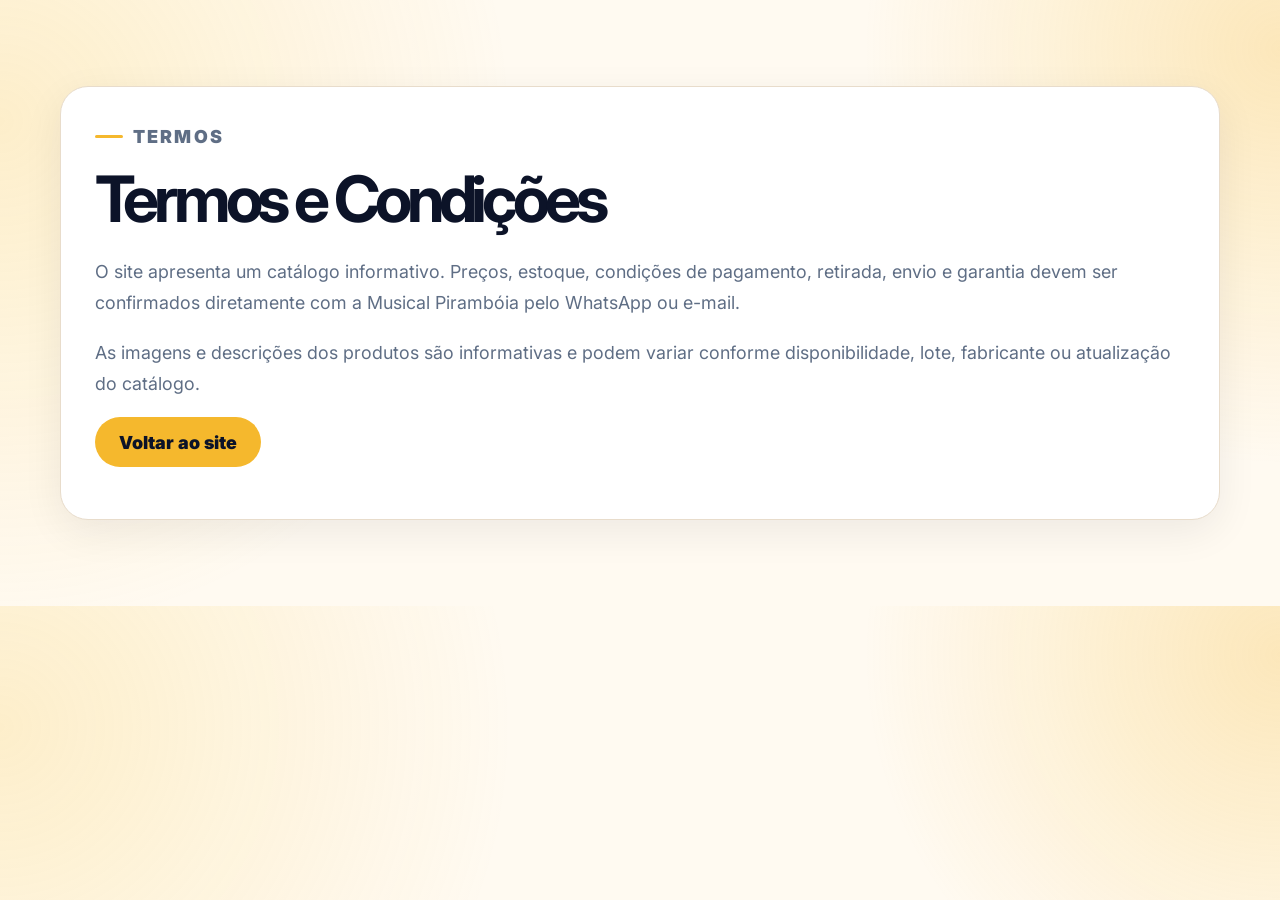
<file: termos-e-condicoes.html>
<!doctype html>
<html lang="pt-BR">
<head>
  <meta charset="utf-8">
  <meta name="viewport" content="width=device-width, initial-scale=1">
  <title>Termos e Condições | Musical Pirambóia</title>
  <link rel="stylesheet" href="style.css">
  <link rel="icon" href="assets/favicon.png">
</head>
<body>
  <main class="section">
    <div class="container content-card">
      <p class="eyebrow">Termos</p>
      <h1 style="font-size:clamp(2.5rem,6vw,4rem)">Termos e Condições</h1>
      <p>O site apresenta um catálogo informativo. Preços, estoque, condições de pagamento, retirada, envio e garantia devem ser confirmados diretamente com a Musical Pirambóia pelo WhatsApp ou e-mail.</p>
      <p>As imagens e descrições dos produtos são informativas e podem variar conforme disponibilidade, lote, fabricante ou atualização do catálogo.</p>
      <p><a class="btn btn-secondary" href="index.html">Voltar ao site</a></p>
    </div>
  </main>
</body>
</html>
</file>
<file: style.css>
@import url('https://fonts.googleapis.com/css2?family=Inter:wght@400;500;600;700;800;900&display=swap');

:root {
  --bg: #fffaf1;
  --bg-2: #fff4dd;
  --ink: #0c1328;
  --muted: #5f6e85;
  --line: #e8dccb;
  --brand: #f5b82d;
  --brand-2: #7a4a15;
  --green: #25d366;
  --card: #ffffff;
  --shadow: 0 24px 80px rgba(12, 19, 40, .12);
  --radius: 28px;
  --container: 1160px;
}

* {
  box-sizing: border-box;
}

html {
  scroll-behavior: smooth;
}

body {
  margin: 0;
  font-family: Inter, system-ui, -apple-system, BlinkMacSystemFont, "Segoe UI", sans-serif;
  color: var(--ink);
  background:
    radial-gradient(circle at 0% 20%, rgba(247, 197, 66, .22), transparent 32rem),
    radial-gradient(circle at 100% 8%, rgba(245, 184, 45, .28), transparent 26rem),
    var(--bg);
}

a {
  color: inherit;
}

img {
  max-width: 100%;
  display: block;
}

button,
input,
select {
  font: inherit;
}

.container {
  width: min(var(--container), calc(100% - 40px));
  margin: 0 auto;
}

.skip-link {
  position: absolute;
  left: -999px;
  top: 16px;
  background: var(--ink);
  color: #fff;
  padding: 12px 16px;
  border-radius: 12px;
  z-index: 1000;
}

.skip-link:focus {
  left: 16px;
}

.site-header {
  position: sticky;
  top: 0;
  z-index: 50;
  backdrop-filter: blur(18px);
  background: rgba(255, 250, 241, .82);
  border-bottom: 1px solid rgba(232, 220, 203, .7);
}

.header-inner {
  min-height: 86px;
  display: flex;
  align-items: center;
  justify-content: space-between;
  gap: 24px;
}

.brand {
  display: inline-flex;
  align-items: center;
  gap: 12px;
  text-decoration: none;
  color: var(--ink);
  background: #fff;
  border: 1px solid rgba(12, 19, 40, .08);
  padding: 8px 14px 8px 8px;
  border-radius: 18px;
  box-shadow: 0 12px 40px rgba(12, 19, 40, .08);
}

.brand img {
  width: 58px;
  height: 48px;
  object-fit: contain;
  border-radius: 12px;
  background: #fff;
}

.brand span {
  line-height: .95;
  font-size: 14px;
  letter-spacing: -.02em;
}

.brand b {
  display: block;
  color: var(--brand-2);
}

.nav-menu {
  display: flex;
  align-items: center;
  gap: 26px;
  font-size: 15px;
  font-weight: 800;
}

.nav-menu a {
  text-decoration: none;
}

.nav-menu a:hover {
  color: var(--brand-2);
}

.nav-whatsapp {
  background: var(--green);
  color: var(--ink);
  padding: 14px 24px;
  border-radius: 999px;
  box-shadow: 0 18px 36px rgba(37, 211, 102, .26);
}

.menu-button {
  display: none;
  width: 44px;
  height: 44px;
  border: 1px solid var(--line);
  background: #fff;
  border-radius: 14px;
  padding: 10px;
}

.menu-button span {
  display: block;
  height: 2px;
  background: var(--ink);
  margin: 5px 0;
  border-radius: 999px;
}

.section {
  padding: 86px 0;
}

.hero {
  padding-top: 110px;
}

.hero-grid {
  display: grid;
  grid-template-columns: minmax(0, 1.05fr) minmax(360px, .85fr);
  gap: 76px;
  align-items: center;
}

.eyebrow {
  display: inline-flex;
  align-items: center;
  gap: 10px;
  margin: 0 0 18px;
  color: #b27608;
  text-transform: uppercase;
  letter-spacing: .12em;
  font-size: 13px;
  font-weight: 900;
}

.eyebrow::before {
  content: "";
  width: 28px;
  height: 3px;
  background: var(--brand);
  border-radius: 999px;
}

h1,
h2,
h3,
p {
  margin-top: 0;
}

h1 {
  font-size: clamp(3rem, 7vw, 6rem);
  line-height: .9;
  letter-spacing: -.08em;
  margin-bottom: 28px;
}

h2 {
  font-size: clamp(2rem, 4vw, 3.35rem);
  line-height: 1;
  letter-spacing: -.055em;
  margin-bottom: 18px;
}

h3 {
  letter-spacing: -.03em;
}

.lead,
.section-heading p,
.content-card p,
.contact-card p {
  color: var(--muted);
  font-size: 1.12rem;
  line-height: 1.75;
}

.hero-actions,
.contact-actions,
.modal-actions,
.product-actions {
  display: flex;
  flex-wrap: wrap;
  gap: 14px;
}

.btn {
  border: 0;
  cursor: pointer;
  text-decoration: none;
  display: inline-flex;
  align-items: center;
  justify-content: center;
  min-height: 50px;
  padding: 0 24px;
  border-radius: 999px;
  font-weight: 900;
  transition: transform .18s ease, box-shadow .18s ease, background .18s ease;
}

.btn:hover {
  transform: translateY(-2px);
}

.btn-primary {
  background: var(--ink);
  color: #fff;
  box-shadow: 0 16px 34px rgba(12, 19, 40, .18);
}

.btn-secondary {
  background: var(--brand);
  color: var(--ink);
}

.btn-outline {
  background: #fff;
  color: var(--ink);
  border: 1px solid var(--line);
}

.btn-small {
  min-height: 42px;
  padding: 0 16px;
  font-size: 13px;
}

.hero-stats {
  margin-top: 34px;
  display: flex;
  flex-wrap: wrap;
  gap: 18px;
}

.hero-stats span {
  background: rgba(255, 255, 255, .68);
  border: 1px solid var(--line);
  border-radius: 18px;
  padding: 14px 16px;
  color: var(--muted);
}

.hero-stats strong {
  color: var(--ink);
}

.hero-card {
  position: relative;
  padding: 34px;
  border-radius: 40px;
  border: 1px solid rgba(12, 19, 40, .08);
  background: linear-gradient(135deg, #fff, #fff8ea);
  box-shadow: var(--shadow);
  min-height: 520px;
  display: grid;
  align-content: center;
  gap: 24px;
}

.hero-card::before {
  content: "";
  position: absolute;
  inset: 24px;
  border-radius: 30px;
  border: 1px dashed rgba(122, 74, 21, .22);
  pointer-events: none;
}

.logo-spotlight {
  position: relative;
  z-index: 1;
  width: min(300px, 72%);
  margin: 0 auto;
  aspect-ratio: 1;
  display: grid;
  place-items: center;
  background: #fff;
  border-radius: 50%;
  box-shadow: 0 18px 60px rgba(12, 19, 40, .12);
  padding: 26px;
}

.logo-spotlight img {
  border-radius: 22px;
}

.hero-note {
  position: relative;
  z-index: 1;
  background: var(--ink);
  color: #fff;
  padding: 24px;
  border-radius: 24px;
}

.hero-note span {
  display: block;
  color: var(--brand);
  text-transform: uppercase;
  font-weight: 900;
  font-size: 12px;
  letter-spacing: .12em;
  margin-bottom: 6px;
}

.section-heading {
  max-width: 720px;
  margin-bottom: 34px;
}

.catalog-toolbar {
  display: grid;
  grid-template-columns: minmax(260px, 1.3fr) minmax(180px, .8fr) minmax(180px, .75fr);
  gap: 14px;
  background: #fff;
  border: 1px solid var(--line);
  border-radius: 24px;
  padding: 16px;
  box-shadow: 0 10px 34px rgba(12, 19, 40, .06);
}

.search-field,
.select-field {
  display: grid;
  gap: 8px;
  color: var(--muted);
  font-size: 12px;
  font-weight: 800;
  text-transform: uppercase;
  letter-spacing: .08em;
}

.search-field input,
.select-field select {
  width: 100%;
  min-height: 50px;
  border: 1px solid var(--line);
  border-radius: 14px;
  padding: 0 14px;
  background: #fffaf1;
  color: var(--ink);
  outline: none;
}

.search-field input:focus,
.select-field select:focus {
  border-color: var(--brand);
  box-shadow: 0 0 0 4px rgba(245, 184, 45, .18);
}

.catalog-summary {
  margin: 20px 0 12px;
  display: flex;
  justify-content: space-between;
  align-items: center;
  gap: 16px;
  color: var(--muted);
}

.catalog-summary p {
  margin: 0;
}

.text-button {
  border: 0;
  background: transparent;
  color: var(--brand-2);
  font-weight: 900;
  cursor: pointer;
}

.category-pills {
  display: flex;
  flex-wrap: wrap;
  gap: 10px;
  margin-bottom: 26px;
}

.category-pills button {
  border: 1px solid var(--line);
  background: #fff;
  color: var(--ink);
  border-radius: 999px;
  padding: 10px 14px;
  font-weight: 850;
  cursor: pointer;
}

.category-pills button.active {
  background: var(--ink);
  border-color: var(--ink);
  color: #fff;
}

.product-grid {
  display: grid;
  grid-template-columns: repeat(3, minmax(0, 1fr));
  gap: 22px;
}

.product-card {
  background: #fff;
  border: 1px solid var(--line);
  border-radius: 26px;
  overflow: hidden;
  box-shadow: 0 12px 40px rgba(12, 19, 40, .07);
  display: grid;
  grid-template-rows: auto 1fr;
}

.product-image-button {
  cursor: pointer;
  border: 0;
  padding: 0;
  background: #fff8eb;
  height: 238px;
  width: 100%;
  display: grid;
  place-items: center;
}

.product-image {
  width: 100%;
  height: 100%;
  object-fit: contain;
  padding: 18px;
  mix-blend-mode: multiply;
}

.product-card-body {
  padding: 22px;
  display: grid;
  align-content: start;
}

.product-category {
  color: #b27608;
  text-transform: uppercase;
  letter-spacing: .09em;
  font-size: 11px;
  font-weight: 900;
  margin-bottom: 10px;
}

.product-card h3 {
  margin: 0 0 8px;
  font-size: 1.08rem;
  line-height: 1.25;
}

.product-subtitle {
  color: var(--muted);
  font-weight: 700;
  margin-bottom: 12px;
}

.product-description-preview {
  color: var(--muted);
  font-size: .92rem;
  line-height: 1.55;
  min-height: 58px;
}

.product-actions {
  margin-top: 14px;
}

.two-columns {
  display: grid;
  grid-template-columns: .9fr 1.1fr;
  gap: 40px;
  align-items: start;
}

.content-card,
.contact-card {
  background: #fff;
  border: 1px solid var(--line);
  border-radius: var(--radius);
  padding: 34px;
  box-shadow: 0 12px 40px rgba(12, 19, 40, .07);
}

.service-grid {
  display: grid;
  grid-template-columns: repeat(3, 1fr);
  gap: 22px;
}

.service-grid article {
  background: #fff;
  border: 1px solid var(--line);
  border-radius: 26px;
  padding: 28px;
  box-shadow: 0 12px 40px rgba(12, 19, 40, .06);
}

.service-grid span {
  color: var(--brand-2);
  font-weight: 900;
}

.contact-card {
  display: grid;
  grid-template-columns: 1fr auto;
  gap: 28px;
  align-items: center;
}

.floating-whatsapp {
  position: fixed;
  right: 22px;
  bottom: 22px;
  z-index: 45;
  border: 0;
  background: var(--green);
  color: var(--ink);
  font-weight: 900;
  padding: 16px 22px;
  border-radius: 999px;
  box-shadow: 0 18px 38px rgba(37, 211, 102, .34);
  cursor: pointer;
}

.modal-backdrop {
  position: fixed;
  inset: 0;
  z-index: 100;
  display: grid;
  place-items: center;
  padding: 24px;
  background: rgba(12, 19, 40, .72);
}

.modal-backdrop[hidden] {
  display: none;
}

.modal {
  position: relative;
  width: min(1040px, 100%);
  max-height: min(860px, calc(100vh - 48px));
  overflow: auto;
  background: #fff;
  border-radius: 34px;
  box-shadow: 0 32px 120px rgba(0, 0, 0, .35);
}

.modal-close {
  position: sticky;
  top: 18px;
  float: right;
  z-index: 3;
  margin: 18px 18px 0 0;
  width: 44px;
  height: 44px;
  border: 1px solid var(--line);
  background: #fff;
  border-radius: 50%;
  font-size: 28px;
  line-height: 1;
  cursor: pointer;
}

.modal-grid {
  display: grid;
  grid-template-columns: .92fr 1.08fr;
  gap: 26px;
  padding: 34px;
  clear: both;
}

.modal-gallery {
  display: grid;
  align-content: start;
  gap: 14px;
}

.modal-gallery > img {
  width: 100%;
  height: 420px;
  object-fit: contain;
  background: #fff8eb;
  border: 1px solid var(--line);
  border-radius: 24px;
  padding: 18px;
}

.modal-thumbs {
  display: flex;
  gap: 10px;
  overflow-x: auto;
  padding-bottom: 6px;
}

.modal-thumbs button {
  flex: 0 0 78px;
  height: 68px;
  border: 1px solid var(--line);
  border-radius: 12px;
  background: #fff8eb;
  padding: 4px;
  cursor: pointer;
}

.modal-thumbs button.active {
  border-color: var(--brand-2);
  box-shadow: 0 0 0 3px rgba(245, 184, 45, .22);
}

.modal-thumbs img {
  width: 100%;
  height: 100%;
  object-fit: contain;
}

.modal-content h2 {
  font-size: clamp(1.8rem, 4vw, 3rem);
}

.description-list {
  margin: 22px 0;
  color: var(--muted);
  line-height: 1.65;
}

.description-list ul {
  margin: 0;
  padding-left: 20px;
}

.description-list li + li {
  margin-top: 8px;
}

.no-results {
  grid-column: 1 / -1;
  background: #fff;
  border: 1px dashed var(--line);
  border-radius: 24px;
  padding: 36px;
  text-align: center;
  color: var(--muted);
}

@media (max-width: 1000px) {
  .hero-grid,
  .two-columns,
  .contact-card,
  .modal-grid {
    grid-template-columns: 1fr;
  }

  .hero-card {
    min-height: auto;
  }

  .catalog-toolbar,
  .product-grid,
  .service-grid {
    grid-template-columns: repeat(2, minmax(0, 1fr));
  }

  .search-field {
    grid-column: 1 / -1;
  }
}

@media (max-width: 760px) {
  .header-inner {
    min-height: 76px;
  }

  .menu-button {
    display: block;
  }

  .nav-menu {
    position: absolute;
    top: 76px;
    left: 20px;
    right: 20px;
    display: none;
    flex-direction: column;
    align-items: stretch;
    gap: 0;
    background: #fff;
    border: 1px solid var(--line);
    border-radius: 22px;
    box-shadow: var(--shadow);
    overflow: hidden;
  }

  .nav-menu.open {
    display: flex;
  }

  .nav-menu a {
    padding: 16px 18px;
    border-bottom: 1px solid var(--line);
  }

  .nav-menu a:last-child {
    border-bottom: 0;
  }

  .nav-whatsapp {
    border-radius: 0;
    box-shadow: none;
  }

  .section {
    padding: 58px 0;
  }

  .hero {
    padding-top: 70px;
  }

  h1 {
    font-size: clamp(2.65rem, 14vw, 4.8rem);
  }

  .catalog-toolbar,
  .product-grid,
  .service-grid {
    grid-template-columns: 1fr;
  }

  .catalog-summary {
    align-items: flex-start;
    flex-direction: column;
  }

  .modal-backdrop {
    padding: 10px;
  }

  .modal-grid {
    padding: 22px;
  }

  .modal-gallery > img {
    height: 300px;
  }

  .floating-whatsapp {
    right: 14px;
    bottom: 14px;
  }
}

/* Correção: impede imagens dos produtos de invadirem o texto */
.product-card {
  overflow: hidden;
  isolation: isolate;
}

.product-image-button {
  height: 240px;
  overflow: hidden;
  position: relative;
  display: flex;
  align-items: center;
  justify-content: center;
  background: #fff8eb;
}

.product-image {
  width: auto;
  height: auto;
  max-width: 92%;
  max-height: 205px;
  object-fit: contain;
  object-position: center;
  padding: 0;
  display: block;
}

.product-card-body {
  position: relative;
  z-index: 2;
  background: #ffffff;
  border-top: 1px solid rgba(232, 220, 203, 0.8);
}
</file>
